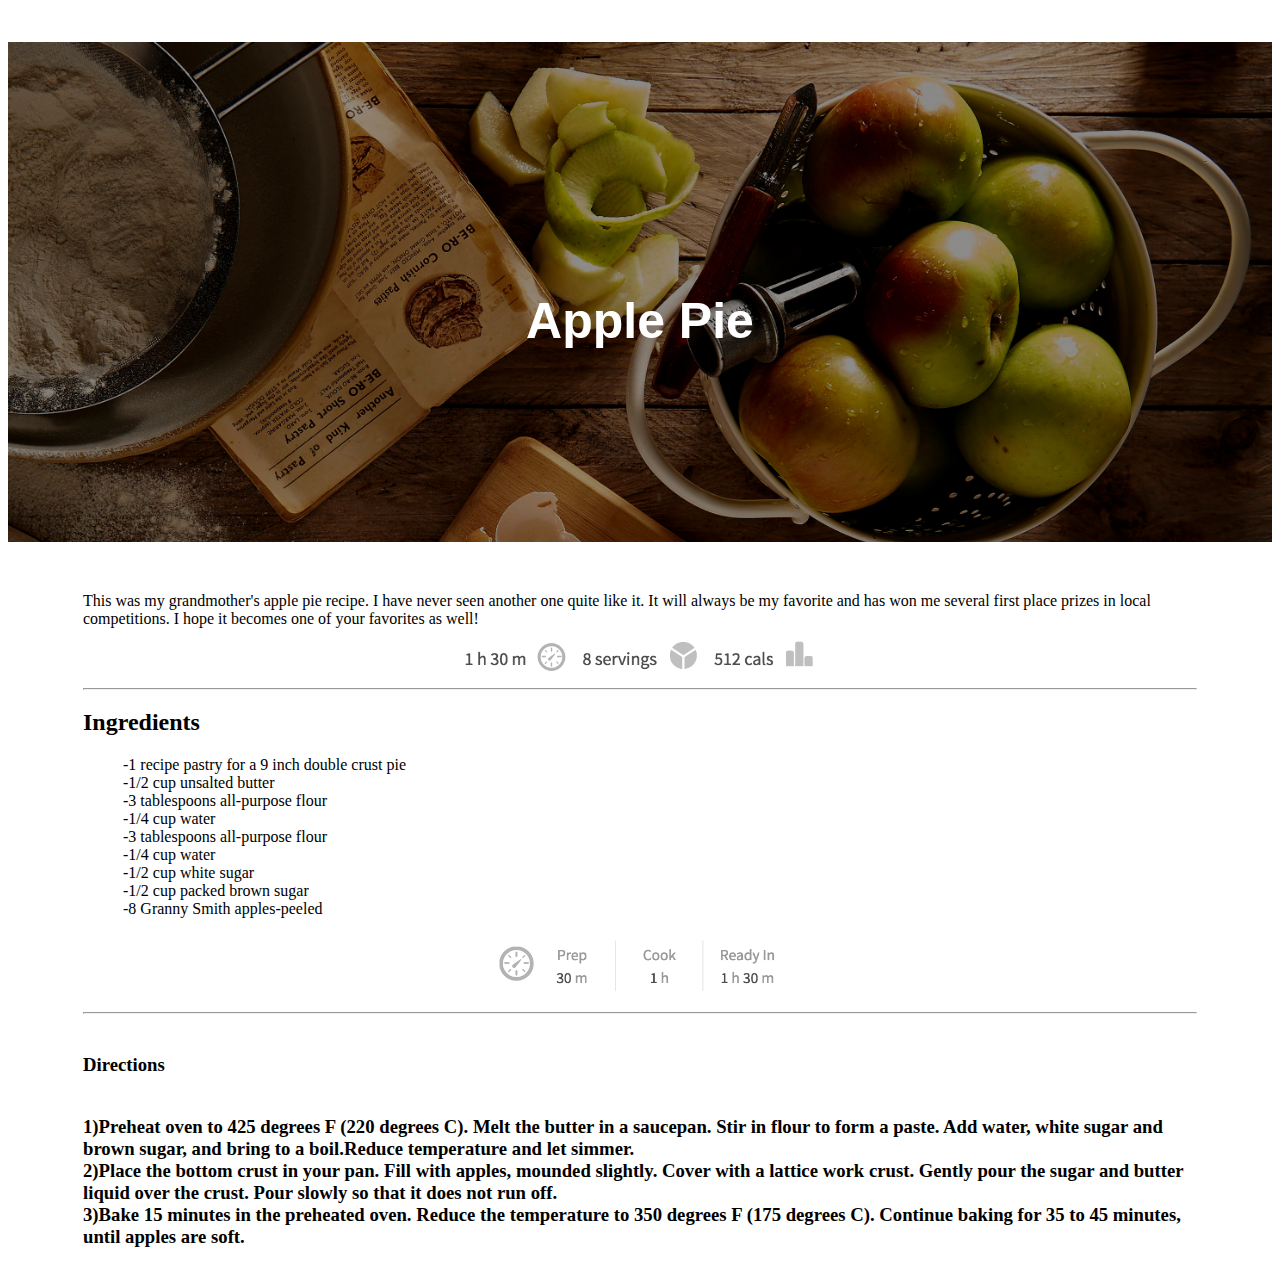
<file: apple-pie/index.html>
<!DOCTYPE html>
<html lang="en">
  <head>
    <meta charset="UTF-8" />
    <meta name="viewport" content="width=device-width, initial-scale=1.0" />
    <title>Apple Pie Recipe</title>
  
      <link rel="stylesheet" href= "styles/style.css"/>

    </head>
  
  <body>
  <section>
  <header class="header">
      <h2 class="apple-pie">Apple Pie</h2>
  </header>
  </section>
  
  <section>
      <p id ="paragraph" class ="section">This was my grandmother's apple pie recipe. I have never seen another one quite like it. It will always
          be my favorite and has won me several first place prizes in local competitions. I hope it becomes one of your
          favorites as well!</p>
          
          <img class="recipe-info" src="images/recipe-info.png" >
          <span></span>
  </section>
        <hr class ="line">


  <section class="section">
              <h2 class="ingredients-title">Ingredients</h2>
                <ul class="ingredients-list">
                  <li>-1 recipe pastry for a 9 inch double crust pie </li>
                  <li>-1/2 cup unsalted butter </li>
                  <li>-3 tablespoons all-purpose flour</li>
                  <li>-1/4 cup water </li>
                  <li>-3 tablespoons all-purpose flour</li>
                  <li>-1/4 cup water</li>
                  <li>-1/2 cup white sugar</li>
                  <li>-1/2 cup packed brown sugar</li></1>
                  <li>-8 Granny Smith apples-peeled</li>
                </ul>
              <img  class="cooking-info" src="images/cooking-info.png">
              <hr>
              
            </section>
        

        <section class="section">
                <h3 class ="directions" class="bold">Directions</h3>
                 <p></p>
                 <h3>
                 <div>1)Preheat oven to 425 degrees F (220 degrees C). Melt the butter in a saucepan. Stir in flour to form a paste. Add water, white sugar and brown sugar, and bring to a boil.Reduce temperature and let simmer.</div*>
                 <div>2)Place the bottom crust in your pan. Fill with apples, mounded
                  slightly. Cover with a lattice work crust. Gently pour the sugar and butter liquid over the crust. Pour slowly so
                  that it does not run off.</div>
                 <div>3)Bake 15 minutes in the preheated oven. Reduce the temperature to 350 degrees F (175
                  degrees C). Continue baking for 35 to 45 minutes, until apples are soft.</div>
                </div>
                </h3>
        </section>

      </body>
</html>
</file>
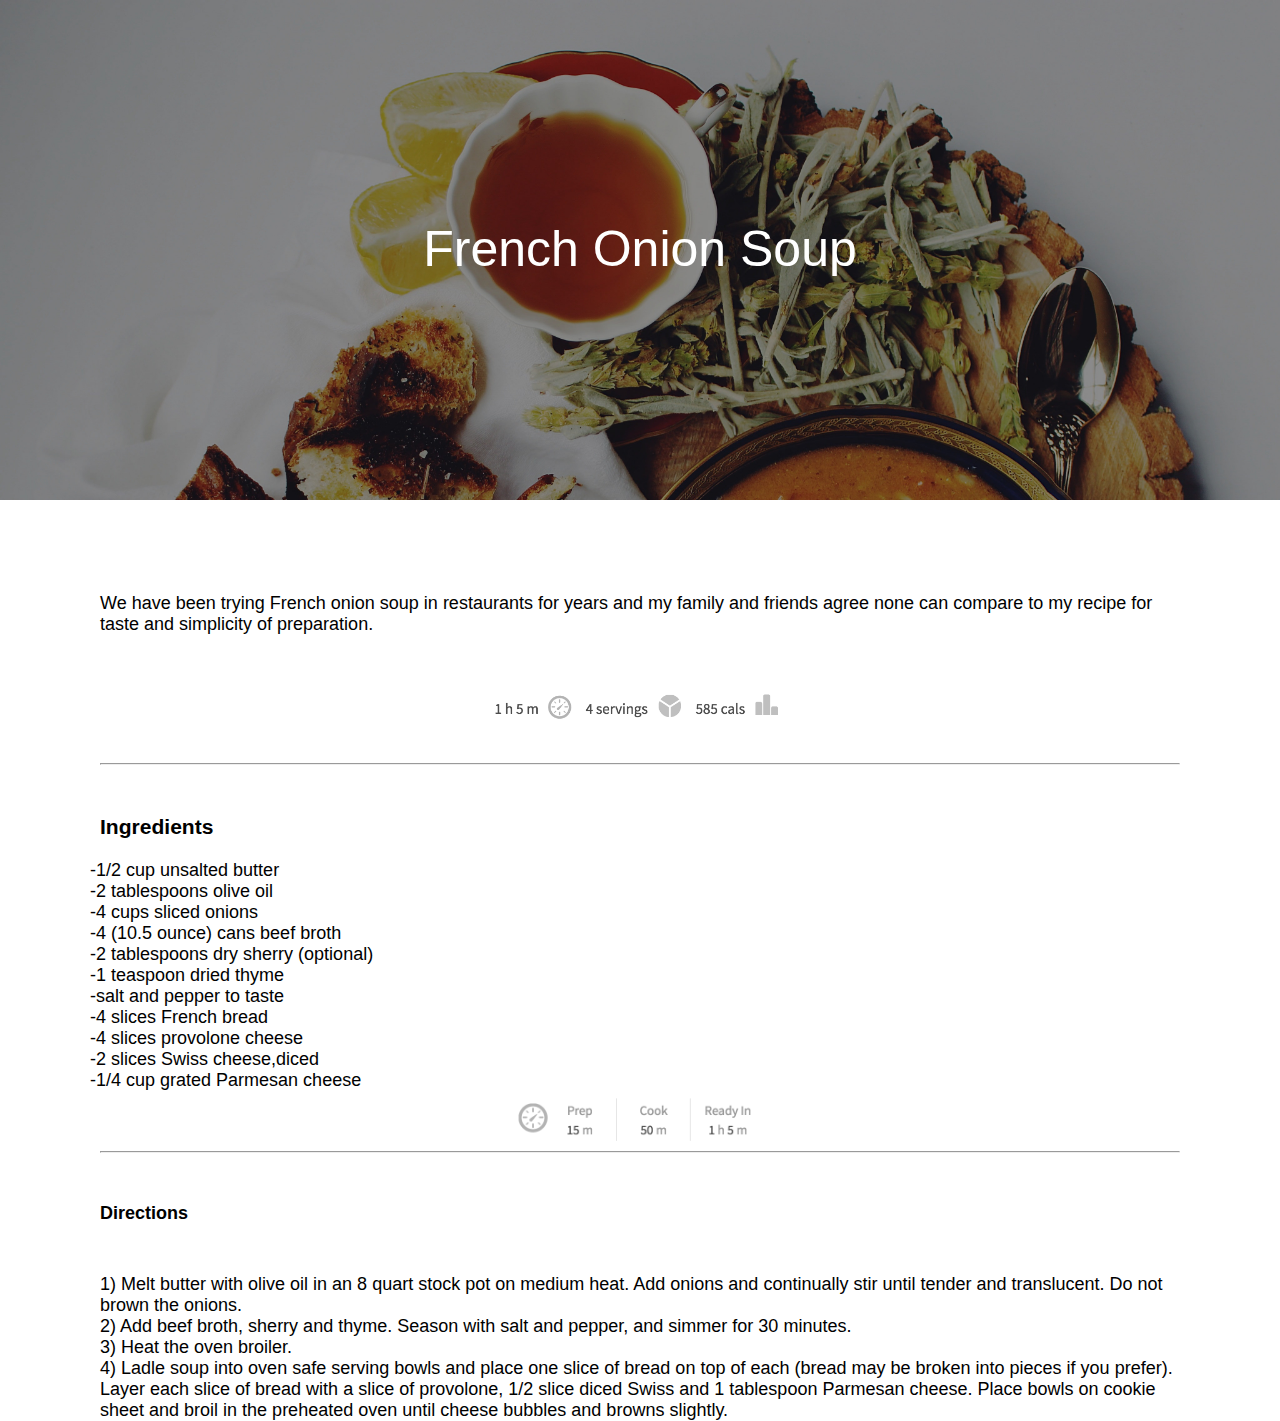
<file: french-soup/index.html>
<!DOCTYPE html>
<html lang="en">
  <head>
    <meta charset="UTF-8" />
    <meta name="viewport" content="width=device-width, initial-scale=1.0" />
    <title>French Onion Soup Recipe</title>
    <link rel="stylesheet" href="styles/style.css">
    </head>
 
  <body>
    <section class="background">
    <h1 class="title">French Onion Soup</h1>
    </section>
    
  <section>
      <p class="intro"> We have been trying French onion soup in restaurants for years and my family and friends agree
        none can compare to my recipe for taste and simplicity of preparation. 
      </p>
      <img class="recipe-info" src="images/recipe-info.png" >
      <hr class="line-one">
  </section>
     
  <section>
    <h3 class="ingredients-title">Ingredients </h3>
    <ul class="ingredients-list">
        <li> -1/2 cup unsalted butter</li>
        <li>-2 tablespoons olive oil </li>
        <li>-4 cups sliced onions </li>
        <li>-4 (10.5 ounce) cans beef broth</li> 
        <li>-2 tablespoons dry sherry (optional)</li>
        <li>-1 teaspoon dried thyme </li>
        <li> -salt and pepper to taste </li>
        <li>-4 slices French bread </li>
        <li>-4 slices provolone cheese</li>
        <li>-2 slices Swiss cheese,diced </li>
        <li>-1/4 cup grated Parmesan cheese</li>
     </ul>
     <img class="cooking-info" src="images/cooking-info.png">
  </section>
        
  <section>
    <hr class ="line-two">
    <h4 class="directions">Directions</h4>
    <h4 class="instructions">
   
    <div class="steps"> 1) Melt butter with olive oil in an 8 quart stock pot on medium heat.
    Add onions and continually stir until tender and translucent. Do not brown the onions.</div>
    <div class="steps">2) Add beef broth, sherry and thyme. Season with salt and pepper, and simmer for 30 minutes. </div>
    <div class="steps">3) Heat the oven broiler.</div>
    <div class="steps">4) Ladle soup into oven safe
    serving bowls and place one slice of bread on top of each (bread may be broken into pieces if you prefer). Layer
    each slice of bread with a slice of provolone, 1/2 slice diced Swiss and 1 tablespoon Parmesan cheese. Place bowls
    on cookie sheet and broil in the preheated oven until cheese bubbles and browns slightly.</div>
    </h4>  
  </section>
</body>
</html>
</file>
<file: apple-pie/styles/style.css>
.header{
    
  background-image: url("../images/apple-pie.jpg");
  background-size:cover;
   height:500px;
    }





.apple-pie{
   text-align:center;
   font-size:50px;
   padding-top:250px;
   color:white;
   font-family:Arial, Helvetica, sans-serif;
}


.recipe-info{
    height:60px;
    display:block;
  margin:0 auto;
 

}


.ingredients-list{
 list-style: none;
}


.cooking-info{
    height:70px;
    display:block;
    margin:0 auto;
}


.section{
    margin: 0 75px;
}

#paragraph{
    margin-top:50px;
}

.line{
    margin: 0 75px;
}

.space{
    margin-top: 500px;
   
}

.directions{
    list-style: none;
    margin:40px 0 ;
    font:bold
}
.bold{
    font-weight:bolder;
}
</file>
<file: french-soup/styles/style.css>
/*Some necessary adjustments*/
h1, body, html, main {
  margin: 0;
}
/*Import the font and set the default size*/
html {
  font-family: 'Open Sans', sans-serif;
  font-size: 18px
}


.background{
  background-image: url("../images/soup.jpg");
  background-size: cover;
  height: 500px;
}


.title{
  text-align: center;
  color: white;
  padding-top: 220px;
  font-size:50px;
  font-weight: lighter;
}

.intro{
  padding: 75px 100px 0 100px;
}

.recipe-info{
  height: 50px;
  display: block;
  margin:  0 auto;
  padding:30px;
}

.line-one{
  margin: 0 100px;
}

.ingredients-list{
  margin: 0 50px;

  list-style: none;
}

.ingredients-title{
  margin-left:100px;
  margin-top:50px;
}

.cooking-info{
  display:block;
  height:60px;
  margin: 0 auto;
}

.directions{
  margin:50px 100px;

}

.line-two{
  margin: 0 100px;
}

.instructions, steps{
  margin: 0 100px;
  font-weight:lighter
}
</file>
